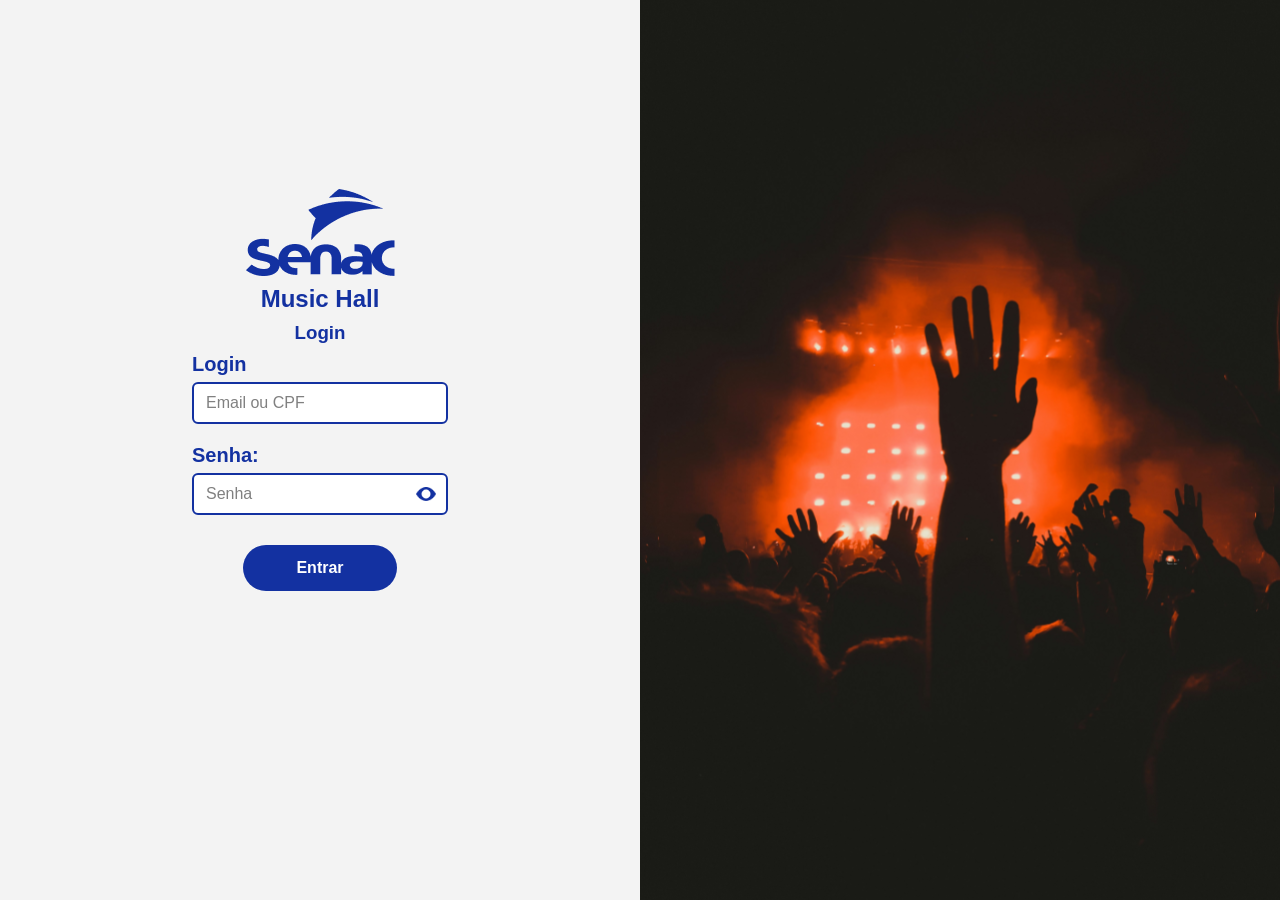
<file: login1/index.html>
<!DOCTYPE html>
<html lang="pt-br">
<head>
    <meta charset="UTF-8">
    <meta name="viewport" content="width=device-width, initial-scale=1.0">
    <title>senac music hall</title>
    <link rel="stylesheet" href="style.css">
</head>
<body>
    <main class="contaner_main">
        <div class="dir">
            <img class="bg-image" src="..//TelaLogin/samuel-regan-asante-J63ln0EZgtg-unsplash 1.svg" alt="">
        </div>
        <div class="esq">
            <form class="login" action="algo.php">
                <div class="header">
                    <img src="../TelaLogin/Senac azul.png" alt="Logo Senac Azul">
                    <h2>Music Hall</h2>
                    <h3>Login</h3>
                </div>
                <div class="formulario">
                    <div class="grupo-input">
                        <label for="login">Login</label>
                        <input type="email" id="Login" placeholder="Email ou CPF" required>
                    </div>
                    <div class="grupo-input">
                        <label for="senha">Senha:</label>
                        <div class="input-senha">
                            <input type="password" id="senha" placeholder="Senha" required>
                            <img src="../TelaLogin/Eye.png" alt="Mostrar senha" class="icone-olho">
                        </div>
                    </div>
                    <button type="submit" class="entrar">Entrar</button>
                </div>
            </form>
        
        </div>
    </main>
    
</body>
</html>
</file>
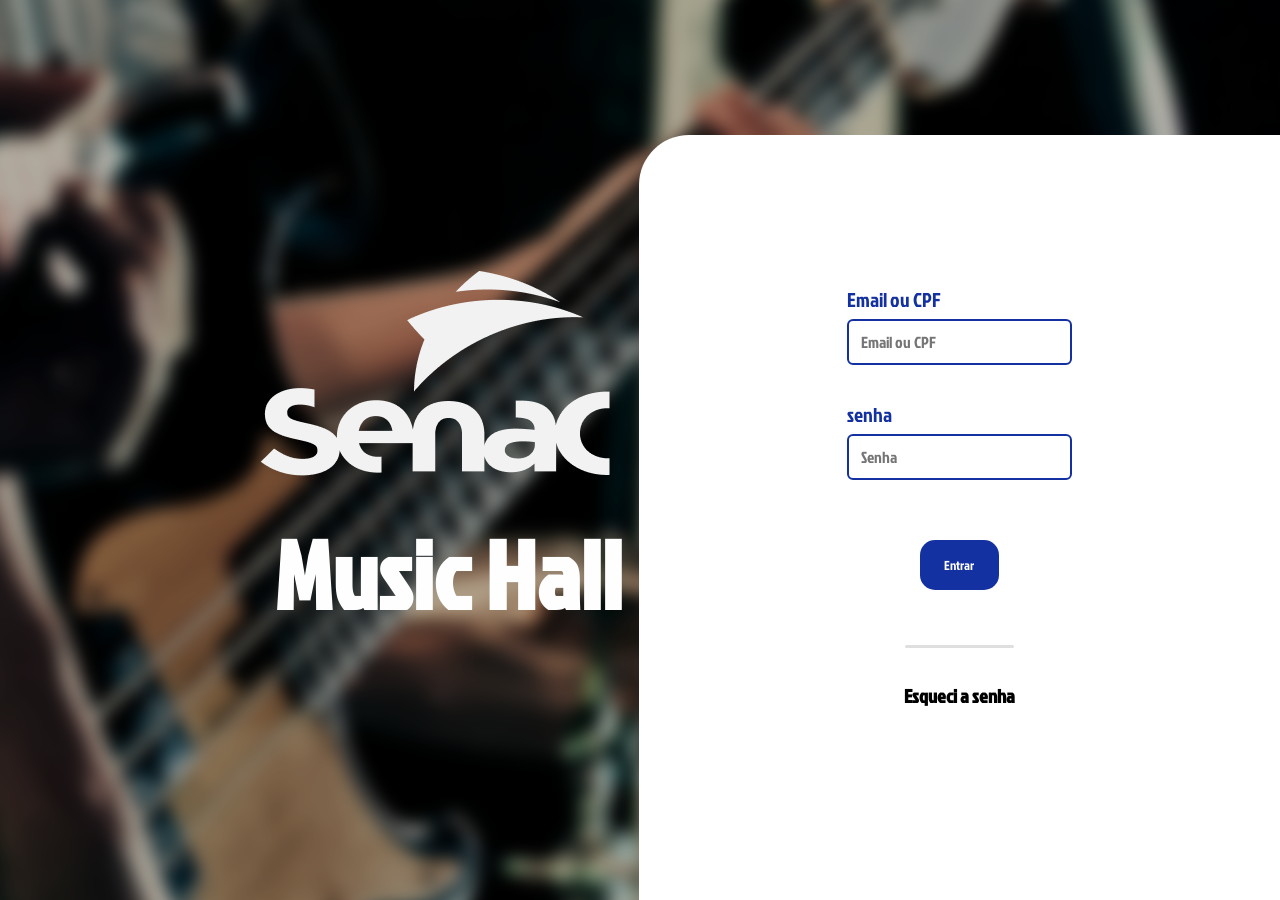
<file: login3/index.html>
<!DOCTYPE html>
<html lang="pt-br">
<head>
    <meta charset="UTF-8">
    <meta name="viewport" content="width=device-width, initial-scale=1.0">
    <title>Music</title>
    <link rel="stylesheet" href="style.css">
    <link rel="preconnect" href="https://fonts.googleapis.com">
    <link rel="preconnect" href="https://fonts.gstatic.com" crossorigin>
    <link href="https://fonts.googleapis.com/css2?family=Jockey+One&display=swap" rel="stylesheet">
</head>
<body>
    <main class="bg">
        <div class="container">
            <div class="logo">
                <img src="../TelaLogin/Senac branco.png" alt="Senac">
                <h2>Music Hall</h2>
            </div>
            <div class="login">
                <form class="formulario-container" >
                    <div class="grupo-input">
                        <label for="login">Email ou CPF</label>
                        <input type="email" id="login" placeholder="Email ou CPF" required>
                    </div>
                    <div class="grupo-input">
                        <label for="senha">senha</label>
                        <input type="password" id="senha" placeholder="Senha" required>
                    </div>
                    <button type="submit" class="entrar">Entrar</button>            

                    <div class="rodape">
                        <div class="linha"></div>
                        <h3>Esqueci a senha</h2>
                    </div>
                
                </form>
                
            </div>
        </div>        
    </main>
</body>
</html>
</file>
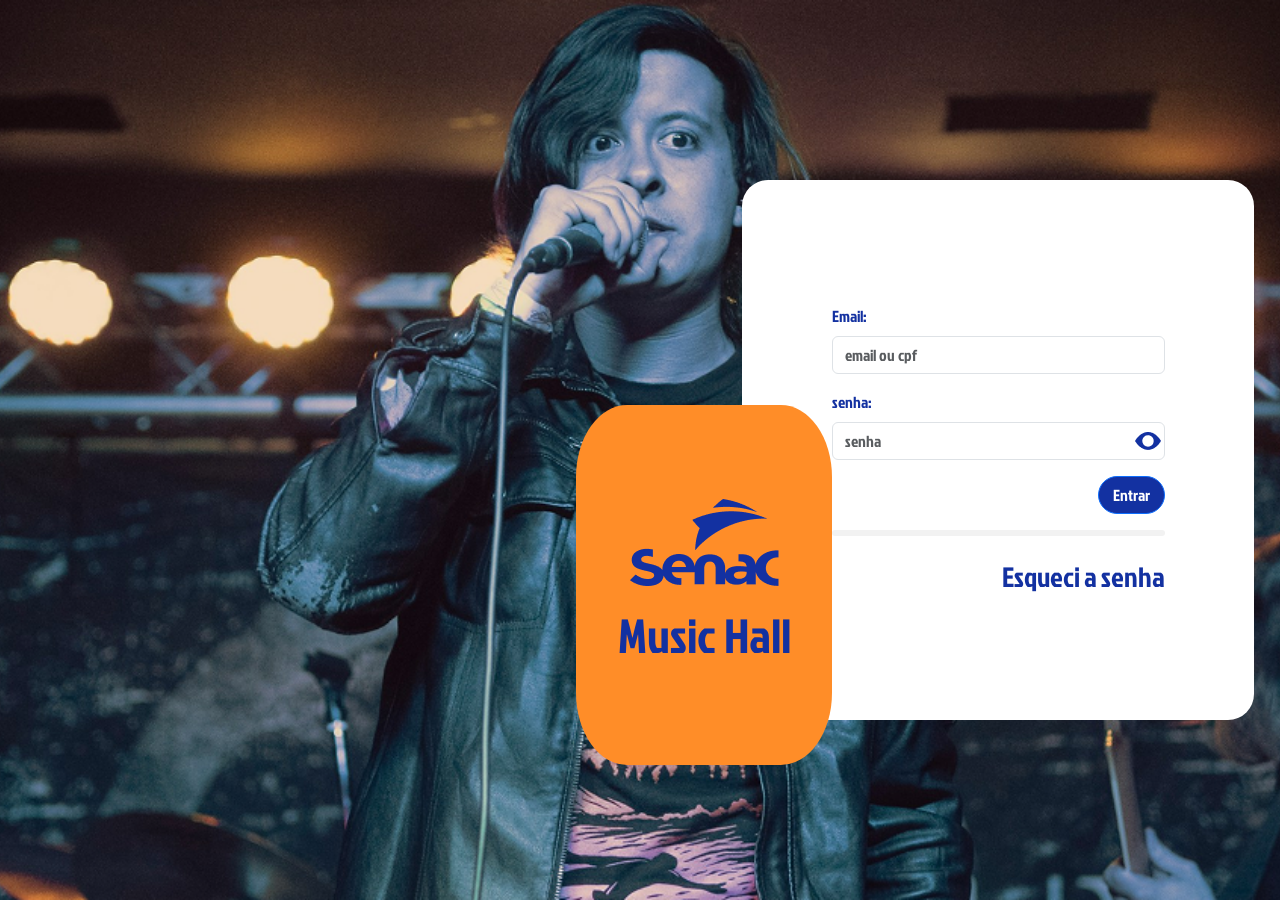
<file: login4/index.html>
<!DOCTYPE html>
<html lang="pt-br">
<head>
    <meta charset="UTF-8">
    <meta name="viewport" content="width=device-width, initial-scale=1.0">
    <link rel="stylesheet" href="style.css">
    <link href="https://cdn.jsdelivr.net/npm/bootstrap@5.3.8/dist/css/bootstrap.min.css" rel="stylesheet" integrity="sha384-sRIl4kxILFvY47J16cr9ZwB07vP4J8+LH7qKQnuqkuIAvNWLzeN8tE5YBujZqJLB" crossorigin="anonymous">
    <link rel="stylesheet" href="style.css">
    <link rel="preconnect" href="https://fonts.googleapis.com">
    <link rel="preconnect" href="https://fonts.gstatic.com" crossorigin>
    <link href="https://fonts.googleapis.com/css2?family=Jockey+One&display=swap" rel="stylesheet">
</head>
    <title>Document</title>
</head>
<body>
    <main class="fundo">
        <div class="login d-flex flex-column justify-content-center align-items-center">
           <form class="formulario d-flex flex-column " action="/action_page.php">
                <div class="mb-3 mt-3">
                    <label for="email" class="form-label">Email:</label>
                    <input type="email" class="form-control" id="email" placeholder="email ou cpf" name="email">
                </div>
                <div class="mb-3">
                    <div class="input senha">
                        <label for="senha" class="form-label">senha:</label>
                        <input type="password" class="form-control" id="senha" placeholder="senha" name="senha">
                        <img src="../TelaLogin/Eye.png" alt="">
                    </div>
                </div>
                <button type="submit" class="entrar rounded-pill btn btn-primary">Entrar</button>
                <div class="rodape mt-3 rounded-pill w-100"></div>                
                <h3 class="align-self-end mt-4">Esqueci a senha</h3>
            </form>
        </div>

        <div class="logo d-flex justify-content-center align-items-center flex-column">
            <img src="../TelaLogin/Senac azul.png" alt="Senac">
            <h3>Music Hall</h3>
        </div>
    </main>
    
</body>
</html>
</file>
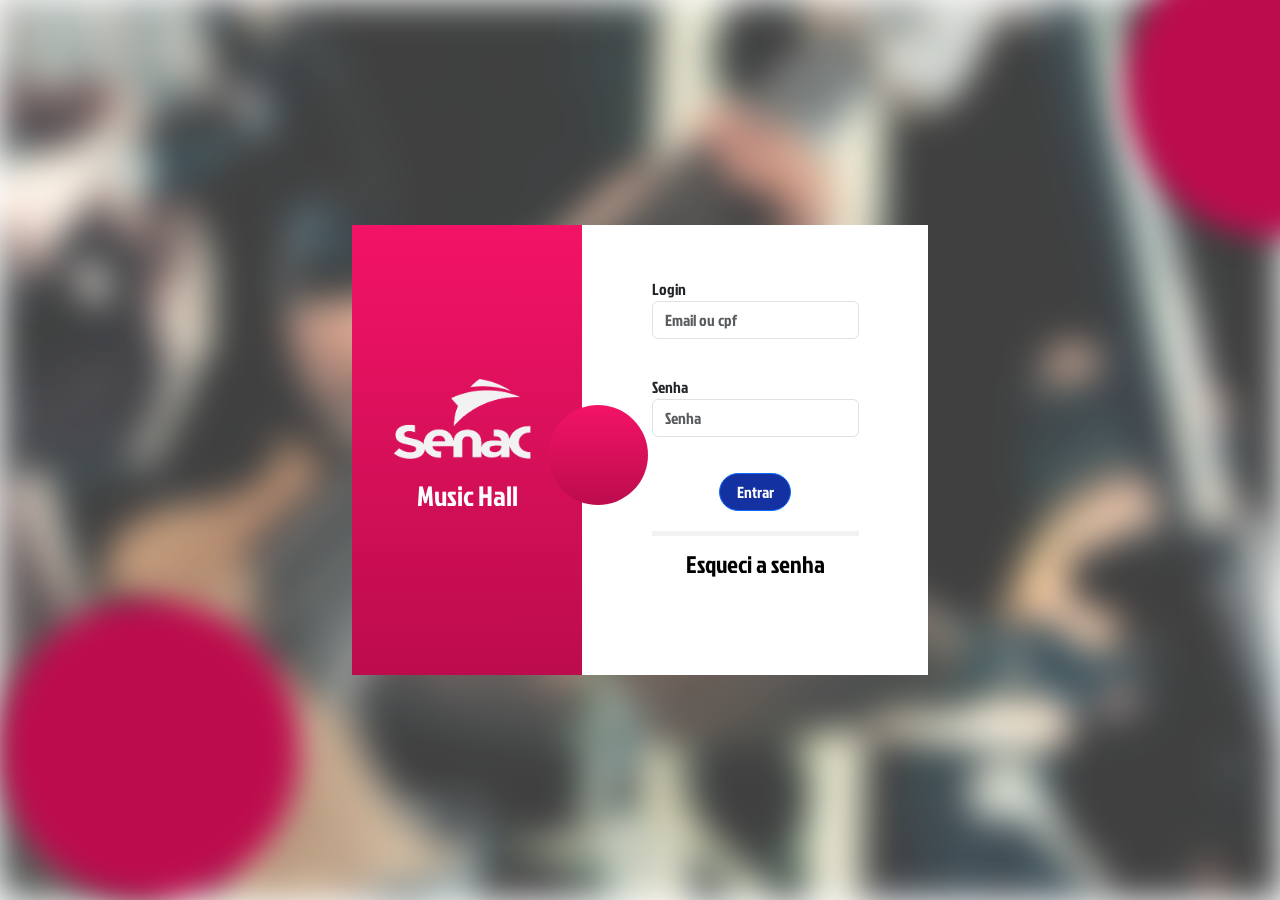
<file: login5/index.html>
<!DOCTYPE html>
<html lang="pt">
<head>
    <meta charset="UTF-8">
    <meta name="viewport" content="width=device-width, initial-scale=1.0">
    <link href="https://cdn.jsdelivr.net/npm/bootstrap@5.3.8/dist/css/bootstrap.min.css" rel="stylesheet" integrity="sha384-sRIl4kxILFvY47J16cr9ZwB07vP4J8+LH7qKQnuqkuIAvNWLzeN8tE5YBujZqJLB" crossorigin="anonymous">
    <link rel="stylesheet" href="style.css">
    <link rel="preconnect" href="https://fonts.googleapis.com">
    <link rel="preconnect" href="https://fonts.gstatic.com" crossorigin>
    <link href="https://fonts.googleapis.com/css2?family=Jockey+One&display=swap" rel="stylesheet">
    <title>Document</title>
</head>
<body>
    <main class="d-flex justify-content-center align-items-center">
    
    <img src="../TelaLogin/Fundo 3.png"  class="fundo max-vw-100 vh-100" alt="">
        <div class="circulo um"></div>
        <div class="circulo dois"></div>
        <div class="circulo tres"></div>
        <div class="circulo quatro"></div>
     <div class="login d-flex flex-row">
        <div class="bola position-absolute"></div>
        <div class="esq d-flex flex-column justify-content-center align-items-center">  
            <img src="../TelaLogin/Senac branco.png" alt="" class="logo">
            <h3>Music Hall</h3>
        </div>
        <div class="dir d-flex flex-column align-items-center justify-content-center ">
             <form class="formulario d-flex flex-column justify-content-start" >
                <div class="mb-3">
                    <label for="Login">Login</label>
                    <input type="email" class="form-control" id="Login" placeholder="Email ou cpf">
                </div>
                <div class="mb-3">
                    <label for="senha">Senha</label>
                    <input type="password" class="form-control" id="Senha" placeholder="Senha">
                </div>
                <div class="rodape d-flex flex-column align-items-center">
                    <button type="submit" class="entrar btn btn-primary rounded-pill">Entrar</button>
                    <div class="linha"></div>
                    <a href="#" class="esqueci">Esqueci a senha</a>
                </div>
                
             </form>
        </div>
    </div>
    </main>
</body>
</html>
</file>
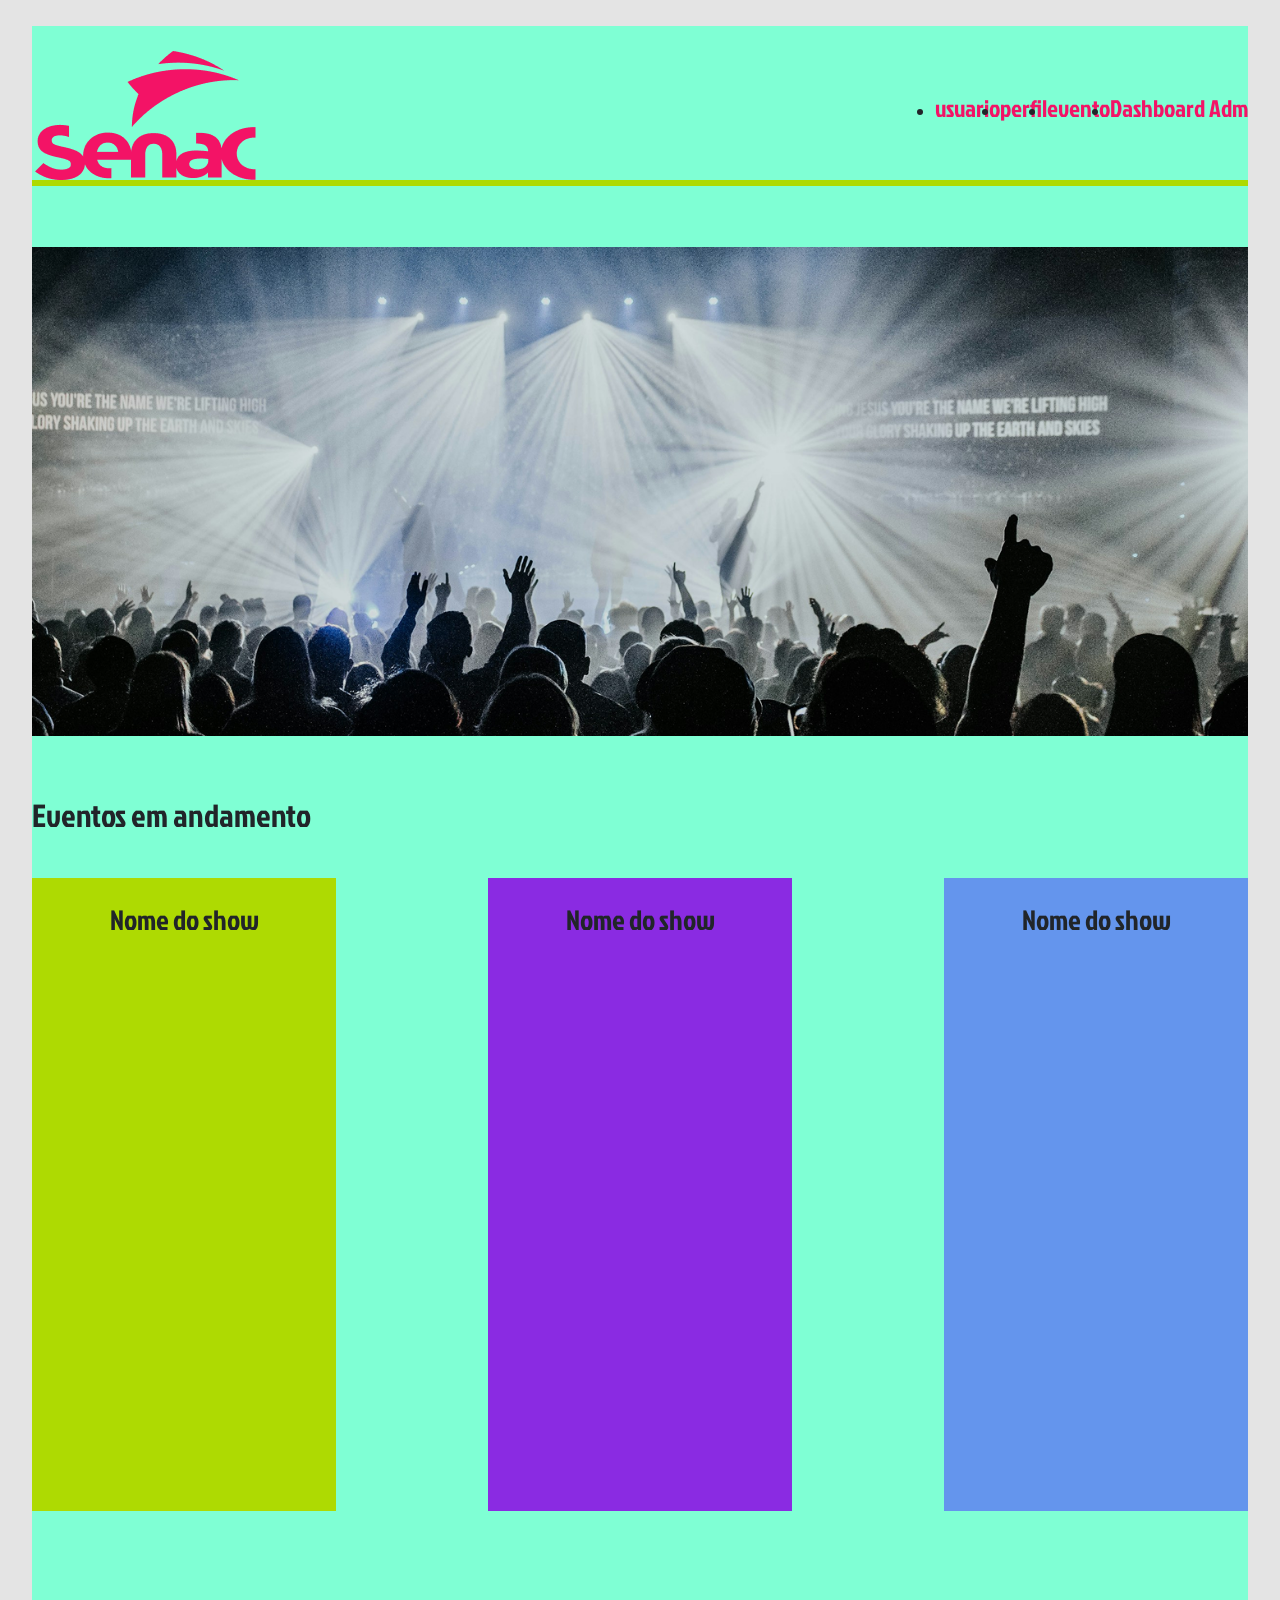
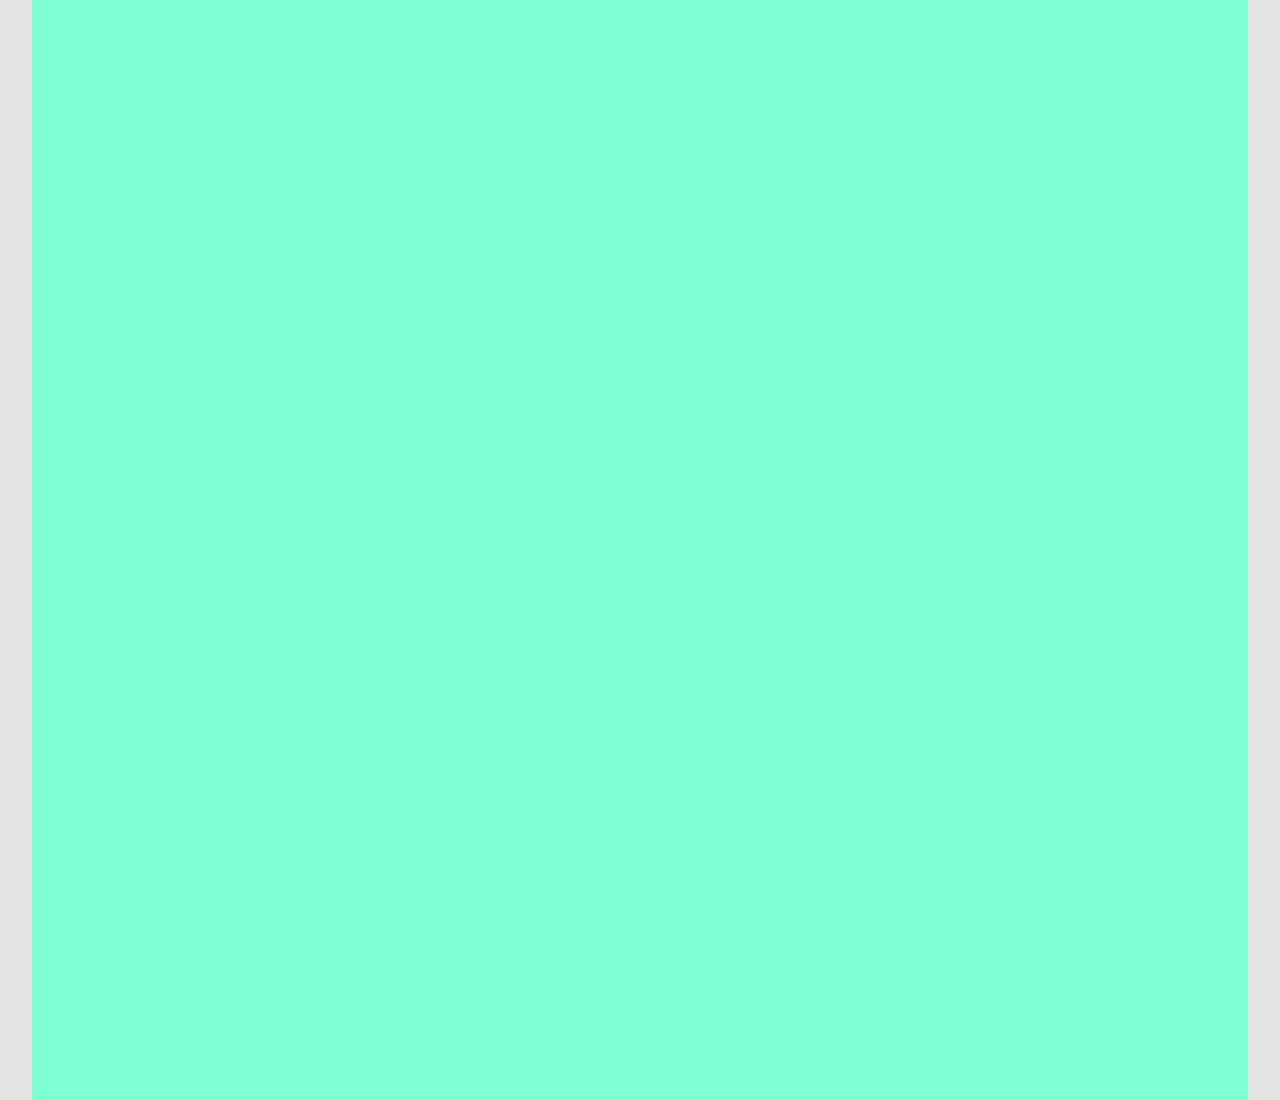
<file: landingPages/landing1/index.html>
<!DOCTYPE html>
<html lang="pt-br">
<head>
    <meta charset="UTF-8">
    <meta name="viewport" content="width=device-width, initial-scale=1.0">
    <link href="https://cdn.jsdelivr.net/npm/bootstrap@5.3.8/dist/css/bootstrap.min.css" rel="stylesheet" integrity="sha384-sRIl4kxILFvY47J16cr9ZwB07vP4J8+LH7qKQnuqkuIAvNWLzeN8tE5YBujZqJLB" crossorigin="anonymous">
    <link rel="stylesheet" href="style.css">
    <link rel="preconnect" href="https://fonts.googleapis.com">
    <link rel="preconnect" href="https://fonts.gstatic.com" crossorigin>
    <link href="https://fonts.googleapis.com/css2?family=Jockey+One&display=swap" rel="stylesheet">
    <title>landing01</title>
</head>
<body class="">    
    <div class="pai">
            <header>
                <nav class="navegação d-flex justify-content-between">
                    <div class="logo">
                        <img src="../../TelaLogin/senac 2.png" alt="">
                    </div>
                    <ul class="nav-links d-flex align-items-center">
                        <li><a href="#">usuario</a></li>
                        <li><a href="#">perfil</a></li>
                        <li><a href="#">evento</a></li>
                        <li><a href="#">Dashboard Adm</a></li>
                    </ul>
                </nav>
            </header>
            <main class="container-principal">
                <img src="../../TelaLogin/Fundo 1.png" alt="aplausos" class="aplauso">
                <div class="container-eventos">
                    <h2>Eventos em andamento</h2>
                        <div class="eventos justify-content-between">
                            <div class="evento um"><h3>Nome do show</h3></div>
                            <div class="evento dois"><h3>Nome do show</h3></div>
                            <div class="evento tres"><h3>Nome do show</h3></div>
                        </div>
                </div>
            </main>
    </div>
</body>
</html>
</file>
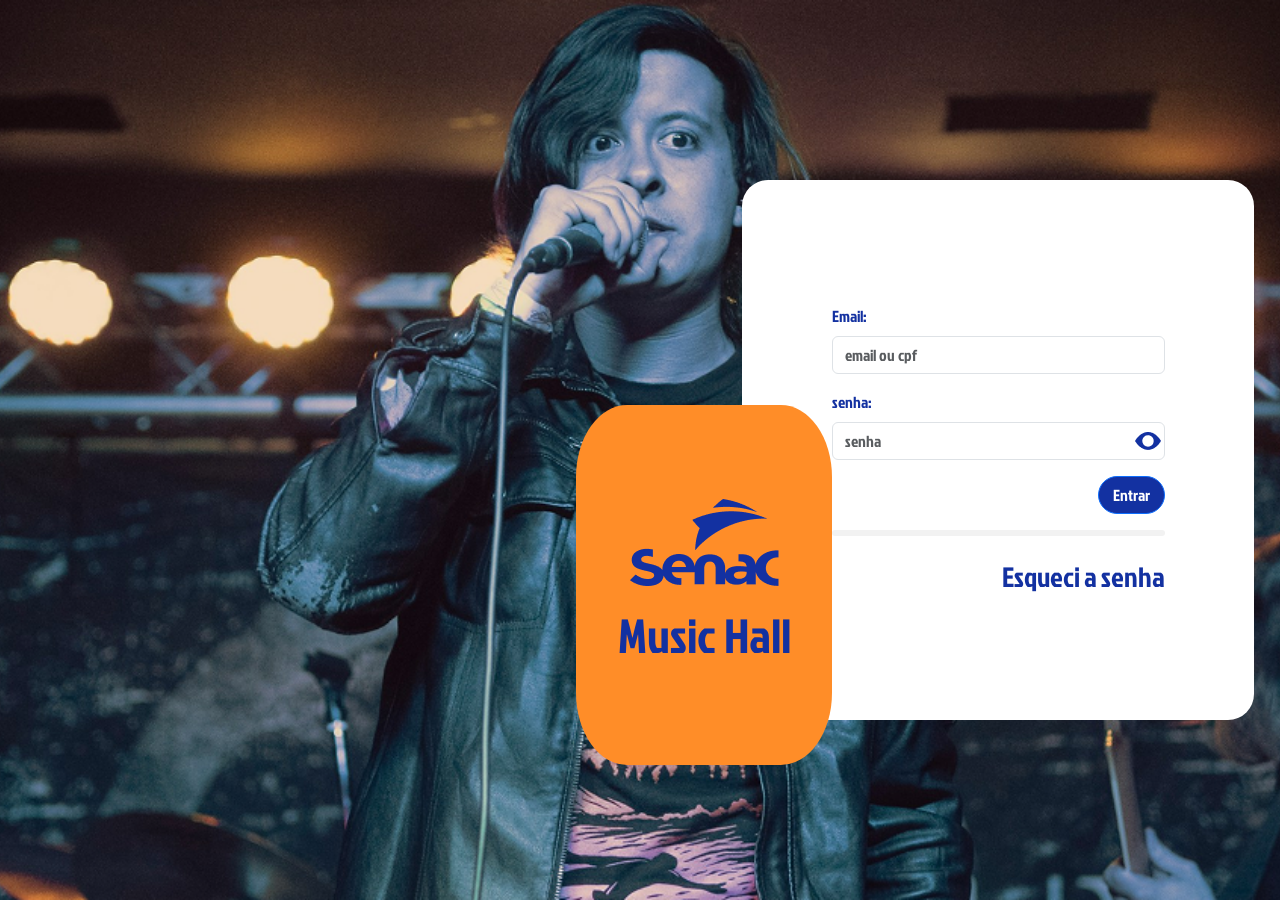
<file: logins/login4/index.html>
<!DOCTYPE html>
<html lang="pt-br">
<head>
    <meta charset="UTF-8">
    <meta name="viewport" content="width=device-width, initial-scale=1.0">
    <link rel="stylesheet" href="style.css">
    <link href="https://cdn.jsdelivr.net/npm/bootstrap@5.3.8/dist/css/bootstrap.min.css" rel="stylesheet" integrity="sha384-sRIl4kxILFvY47J16cr9ZwB07vP4J8+LH7qKQnuqkuIAvNWLzeN8tE5YBujZqJLB" crossorigin="anonymous">
    <link rel="stylesheet" href="style.css">
    <link rel="preconnect" href="https://fonts.googleapis.com">
    <link rel="preconnect" href="https://fonts.gstatic.com" crossorigin>
    <link href="https://fonts.googleapis.com/css2?family=Jockey+One&display=swap" rel="stylesheet">
</head>
    <title>Document</title>
</head>
<body>
    <main class="fundo">
        <div class="login d-flex flex-column justify-content-center align-items-center">
           <form class="formulario d-flex flex-column " action="/action_page.php">
                <div class="mb-3 mt-3">
                    <label for="email" class="form-label">Email:</label>
                    <input type="email" class="form-control" id="email" placeholder="email ou cpf" name="email">
                </div>
                <div class="mb-3">
                    <div class="input senha">
                        <label for="senha" class="form-label">senha:</label>
                        <input type="password" class="form-control" id="senha" placeholder="senha" name="senha">
                        <img src="../../TelaLogin/Eye.png" alt="">
                    </div>
                </div>
                <button type="submit" class="entrar rounded-pill btn btn-primary">Entrar</button>
                <div class="rodape mt-3 rounded-pill w-100"></div>                
                <h3 class="align-self-end mt-4">Esqueci a senha</h3>
            </form>
        </div>

        <div class="logo d-flex justify-content-center align-items-center flex-column">
            <img src="../../TelaLogin/Senac azul.png" alt="Senac">
            <h3>Music Hall</h3>
        </div>
    </main>
    
</body>
</html>
</file>
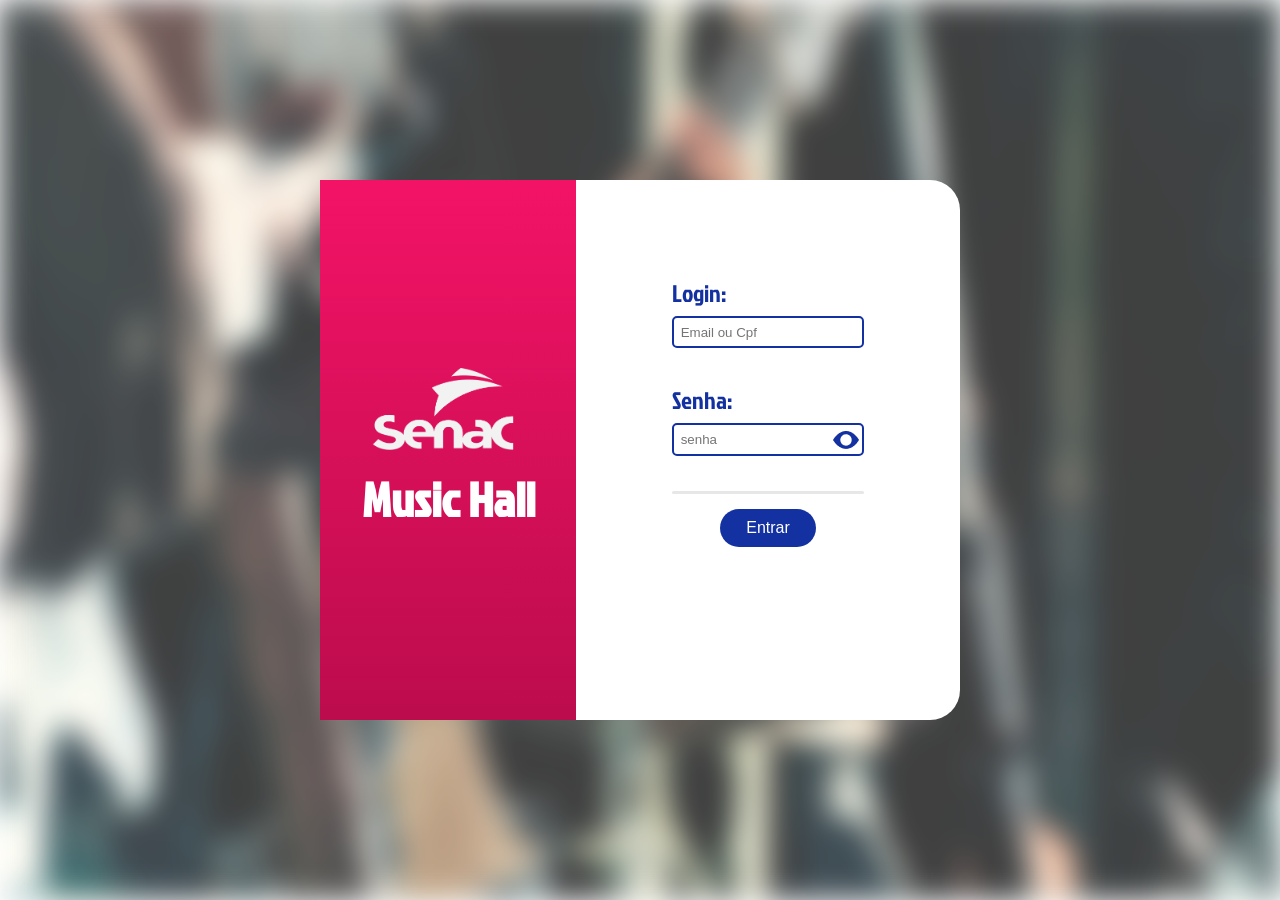
<file: logins/login5/index.html>
<!DOCTYPE html>
<html lang="pt">
<head>
    <meta charset="UTF-8">
    <meta name="viewport" content="width=device-width, initial-scale=1.0">
    <link rel="stylesheet" href="style.css">
    <link rel="preconnect" href="https://fonts.googleapis.com">
    <link rel="preconnect" href="https://fonts.gstatic.com" crossorigin>
    <link href="https://fonts.googleapis.com/css2?family=Jockey+One&display=swap" rel="stylesheet">
    <script src="senha.js" defer></script>
    <title>Document</title>
</head>
<body>
    <img src="../../TelaLogin/Fundo 3.png" alt="" class="fundo">
    <div class="login">
        <div class="esq">
            <img src="../../TelaLogin/Senac branco.png" alt="" class="logo">
            <h1>Music Hall</h1>
        </div>
        <div class="dir">
            <form action="" class="formulario">
                <div class="grupo-input">
                    <label for="email">Login:</label>
                    <input type="email" required placeholder="Email ou Cpf" id="email">
                </div>
                <div class="grupo-input">
                    <label for="senha">Senha:</label>
                    <div class="input-senha">
                        <input type="password" id="senha" required minlength="8" placeholder="senha">
                        <button type="button" class="olho" onclick="mostrar_senha()">
                            <img src="../../TelaLogin/Eye.png" alt="mostrar senha">
                        </button>
                    </div>
                </div>
                <div class="rodape">
                    <div class="linha"></div>
                    <button type="submit" class="entrar">Entrar</button>
                </div>
            </form>
        </div>
    </div>
</body>
</html>
</file>
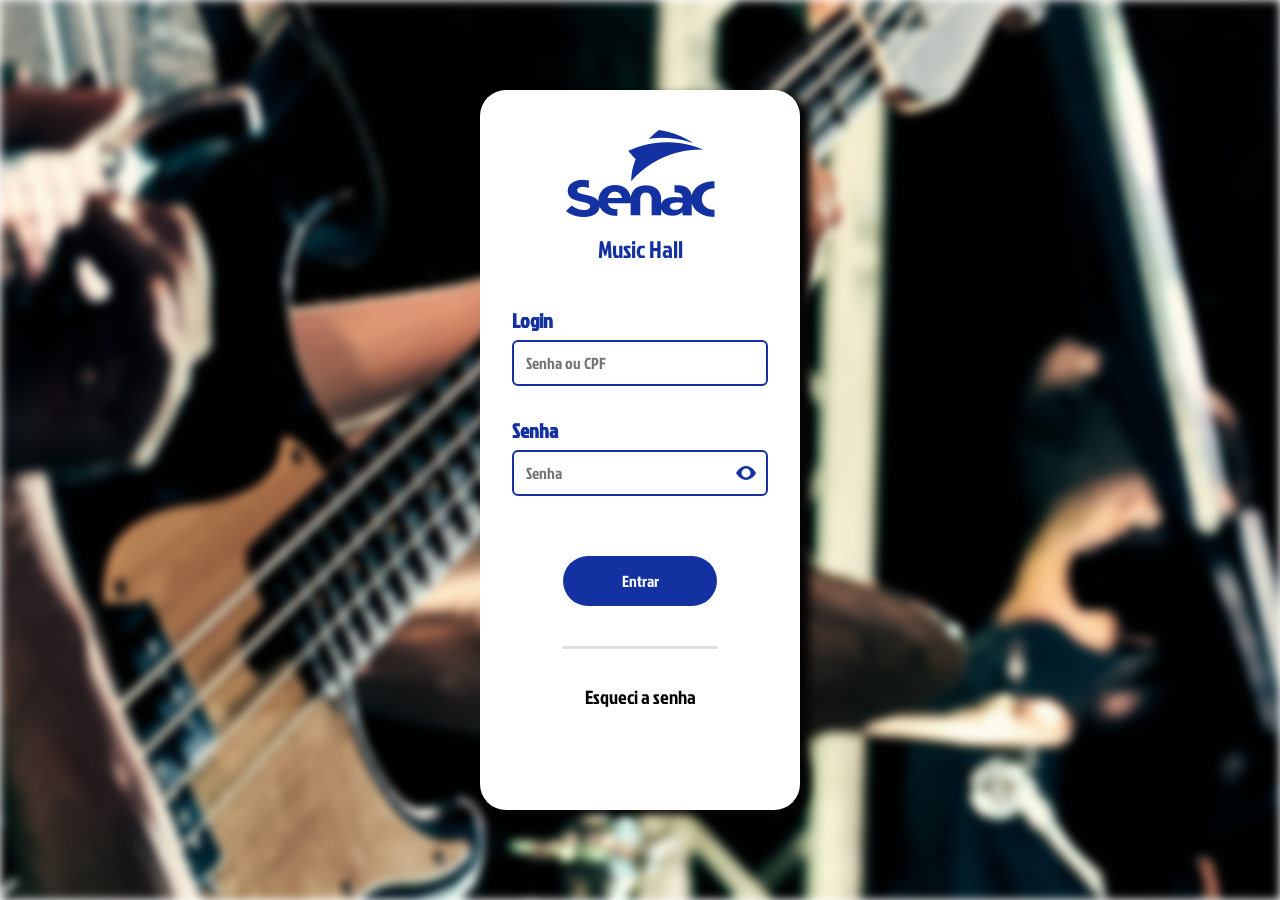
<file: login2/login2.html>
<!DOCTYPE html>
<html lang="pt-br">
<head>
    <meta charset="UTF-8">
    <meta name="viewport" content="width=device-width, initial-scale=1.0">
    <title>Music Hall</title>
    <link rel="stylesheet" href="style.css">
    <link rel="preconnect" href="https://fonts.googleapis.com">
    <link rel="preconnect" href="https://fonts.gstatic.com" crossorigin>
    <link href="https://fonts.googleapis.com/css2?family=Jockey+One&display=swap" rel="stylesheet">
</head>
<body>
    <div class="bg">
        <div class="formulario">
            <div class="header">
                <div class="logo">
                    <img src="../TelaLogin/Senac azul.png" alt="Senac">
                </div>
                <h2>Music Hall</h2>
            </div>
            <form class="formulario-container">
                <div class="grupo-input">
                    <label for="login">Login</label>
                    <input type="email"id="login" placeholder="Senha ou CPF" required>
                </div>

                <div class="grupo-input">
                    <label for="senha">Senha</label>
                    <div class="input-senha">
                        <input type="password" id="senha" placeholder="Senha">
                        <img src="../TelaLogin/Eye.png" alt="Mostrar senha" class="icone-olho">
                    </div>
                </div>
                    <button type="submit" class="entrar">Entrar</button>
            </form>
            <div class="rodape">
                <div class="linha"></div>
                <div class="esqueceu">
                    <h3>Esqueci a senha</h3>
                </div>
            </div>
        </div>
    </div>
   
</body>
</html>
</file>
<file: login1/style.css>
*{
    margin:0 ;
    padding: 0;
    box-sizing: border-box;
    font-family:'Franklin Gothic Medium', 'Arial Narrow', Arial, sans-serif;
    color: #1331A1;
}
img{
    display: block;
}


.contaner_main {
    display: flex;
    flex-direction: row-reverse;
    height: 100vh;
}
::-webkit-scrollbar{
    display: none;
}

.dir{
    width: 50vw;
    height: 100vh;
    right:0;
    background-repeat: no-repeat;
    background-size: cover;
    background-position: center;
    
}
.bg-image{
    width: 100%;
    height: 100vh;
    object-fit: cover;
}
.esq{
    display: flex;
    background-color: #f3f3f3; 
    width:50vw;
    justify-content: center;
    align-items: center;
}
.login{
    display: flex;
    flex-direction: column;
    align-items: center;
    height:60%;
    width:40%;
}
.header{
    display: flex;
    flex-direction: column;
    align-items: center;
    justify-content: space-evenly;
    width: 60%;
    height: 32%;
}
.formulario{
    display: flex;
    flex-direction: column;
    width: 100%;
    gap: 20px;
}
input::placeholder{
    color:grey
}
.grupo-input{
    display: flex;
    flex-direction: column;
    gap: 6px;
}

.grupo-input label{
    font-weight: bold;
    font-size: 1.25em;
}

.grupo-input input{
    padding: 10px 12px;
    border: 2px solid #1331A1;
    border-radius: 6px;
    font-size: 1rem;
    outline: none;
}

.input-senha{
    position: relative;
    display: flex;
    align-items: center;
}

.input-senha input{
    width: 100%;
    padding-right: 40px;
}

.icone-olho{
    position: absolute;
    right: 12px;
    width: 20px;
    cursor: pointer;
}
.entrar{
    background-color: #1331A1;
    color: #fff;
    border: none;
    padding: 14px;
    border-radius: 30px;
    font-size: 1rem;
    font-weight: bold;
    cursor: pointer;
    margin-top: 10px;
    align-self: center;
    width: 60%;
}
</file>
<file: login3/style.css>
*{
    padding: 0;
    margin: 0;
    box-sizing: border-box;
    font-family: "Jockey One", sans-serif;
}
body{
    background-color: black;
}

.bg{
    width: 100vw;
    height: 100vh;
    display: flex;
    position: relative;
    overflow: hidden;
    justify-content: flex-end;
    align-items: flex-end;
}
.bg::before{
    content: "";
    background-image: url(../TelaLogin/Fundo\ 3.png);
    background-position: center;
    background-repeat: no-repeat;
    background-size: cover;
    position: absolute;
    inset: 0;
    filter: blur(8px);
    transform: scale(1.05);
    opacity: 70%;
}
.container{
    z-index: 1;
    display: flex;
    justify-content: space-between;
    width: 80%;
    height: 85%;
}
.logo{
    font-size: 4em;
    gap: 30px;
    color:#FEFEFE;
    display: flex;
    flex-direction: column;
    align-items: center;
    justify-content: center;
    margin-bottom: 12%;
}
.login{
    display: flex;
    flex-direction: column;
    justify-content: center;
    align-items: center;
    width: 65%;
    background-color: white;
    border-top-left-radius: 50px;
}
.formulario-container{
    margin-top: 5%;
    gap:35px;
    width: 35%;
    height: 65%;
    display: flex;
    flex-direction: column;
    align-items: center;
}
.grupo-input{
    display: flex;
    flex-direction: column;
    width: 100%;
    gap:6px;
}
.grupo-input label{
    color: #1331A1;
    font-weight:500;
    font-size: 1.25em;
}
.grupo-input input{
    width: 100%;
    padding: 10px 12px;
    border: 2px solid #1331A1;
    border-radius: 6px;
    font-size: 1rem;
    outline: none;
}
.entrar{
    background-color: #1331A1;
    width: 35%;
    height: 10%;
    color: #fff;
    border-style: none;
    border-radius: 15px;
    margin-top: 25px;
}
.linha{
    width: 70%;
    height: 3px;
    background-color: #dfdfdf;
    border-radius: 15PX;
    margin-bottom: 20px;
}
.rodape{
    margin-top: 20px;
    display: flex;
    gap: 15px;
    width: 70%;
    flex-direction: column;
    align-items: center;
}
</file>
<file: login4/style.css>
* {
    padding: 0;
    margin: 0;
    box-sizing: border-box;
    font-family: 'jockey one';
}

.fundo {
    color: #1331A1;
    width: 100vw;
    height: 100vh;
    background-image: url(../TelaLogin/Fundo\ 2.png);
    background-position: center;
    background-repeat: no-repeat;
    background-size: cover;
}

.logo {
    position: relative;
    top: 45%;
    left: 45%;
    /* display: flex;
    flex-direction: column;
    align-items: center;
    justify-content: center; */
    gap: 20px;
    border-radius: 20%;
    height: 40%;
    width: 20%;
    background-color: #FF8D28;
}

.logo h3 {
    font-size: 3em;
}

.login {
    width: 40%;
    height: 60%;
    background-color: white;
    position: absolute;
    right: 2%;
    bottom: 20%;
    border-radius: 26px;
}

.formulario {
    width: 65%;
    height: 60%;

}

.grupo-input {

    display: flex;
    flex-direction: column;
    width: 100%;
    gap: 6px;
}

.entrar {
    align-self: flex-END;
    background-color: #1331A1;
    border-radius: 10%;
    width: 20%;
}

.rodape {
    height: 2%;
    background-color: #F2F2F2;
}

.senha {
    position: relative;
}

.input img {
    position: absolute;
    right: 1%;
    bottom: 15%
;

}
</file>
<file: login5/style.css>
*{
    margin: 0;
    padding:0 ;
    box-sizing: border-box;
    font-family: "Jockey One"
}
body{
    background-color: white;
    overflow: hidden;
}

main{
    position: relative;
    min-height: 100vh;
}

.fundo{
    display: block;
    object-fit: cover;
  height: 100vh;
  max-width: 100vw;
  filter: blur(18px);
  opacity: 75%;
}
.login{
position: absolute;
z-index: 1;
height: 50vh;
width: 45vw;
background-color: #ffffff;
}
.esq{
    width: 40%;
    height: 100%;
    background: linear-gradient( to bottom,#F31366, #BC0C4D);
    color: white;
    gap:20px;
}
.logo{
    max-width: 65%;
}
.dir{
    width: 60%;
    height: 100%;
}
.formulario{
    height: 100%;
    width: 60%;
    padding-top: 15%;
    gap:20px;
}
.entrar{
    background-color: #1331A1;
    width: 35%;
}
.rodape{
    height: 40%;
    gap: 10px;
}
.linha{
    width: 100%;
    height: 3%;
    background-color: #F2F2F2;
    margin-top: 10px;
}
.bola{
    width: 100px;
    height: 100px;
    border-radius: 50%;
    background-image: linear-gradient(to bottom, #F31366, #BC0C4D);
    position: absolute;
    top: 40%;
    left: 34%;
}
.esqueci{
    font-size: 1.5em;
    text-decoration: none;
    color: black;
}
.circulo{
    height:300px ;
    width:300px ;
    border-radius: 50%;
    filter:blur(15px) ;
    background-color: #BC0C4D;
    position: absolute;
}
.um{
    top: -7%;
    left: 88%;
}
.dois{
    bottom: 0;
    left: 0;
}
</file>
<file: landingPages/landing1/style.css>
*{
    padding: 0;
    margin: 0;
    box-sizing: border-box;
    font-family: 'Jockey One';
}
body{
    height: 300vh;
    width: 100vw;
    background-color: #E4E4E4;
    padding-top: 2%;
}
.pai{
    margin-right: auto;
    margin-left: auto;
    padding-top: 2%;
    width: 95%;
    height: 100%;
    background-color: aquamarine; 
}*/
.nav-links{
    list-style: none;
    gap: 15%;
    width:50%;   
}
.navegação{
    border-bottom: 6px solid #aeda02;
}
a{
    font-size: 1.5em;
    text-decoration: none;
    color:#F31366;
}
a:hover{
    color: brown;
}
.container-principal{
    display: flex;
    flex-direction: column;
    height:90%;
    width: 100%;
}
.aplauso{
    margin-top: 5%;
    margin-bottom: 5%;
}
.container-eventos{
    height: 30%;
    display: flex;
    flex-direction: column;
    gap:5%;
}
.eventos{
    width: 100%;
    height: 100%;
    display: flex;
}
.evento{
    padding-top: 2%;
    height: 100%;
    width: 25%;
    display: flex;
    flex-direction: column;
    align-items: center;

}
.info{
    display: flex;
    flex-direction: column;
    align-items: center;
    justify-content: space-between;
    
}
.um{
    background-color: #aeda02;
}
.dois{
    background-color: blueviolet;
}
.tres{
    background-color: cornflowerblue;
}
</file>
<file: logins/login4/style.css>
* {
    padding: 0;
    margin: 0;
    box-sizing: border-box;
    font-family: 'jockey one';
}

.fundo {
    color: #1331A1;
    width: 100vw;
    height: 100vh;
    background-image: url(../../TelaLogin/Fundo\ 2.png);
    background-position: center;
    background-repeat: no-repeat;
    background-size: cover;
}

.logo {
    position: relative;
    top: 45%;
    left: 45%;
    /* display: flex;
    flex-direction: column;
    align-items: center;
    justify-content: center; */
    gap: 20px;
    border-radius: 20%;
    height: 40%;
    width: 20%;
    background-color: #FF8D28;
}

.logo h3 {
    font-size: 3em;
}

.login {
    width: 40%;
    height: 60%;
    background-color: white;
    position: absolute;
    right: 2%;
    bottom: 20%;
    border-radius: 26px;
}

.formulario {
    width: 65%;
    height: 60%;

}

.grupo-input {

    display: flex;
    flex-direction: column;
    width: 100%;
    gap: 6px;
}

.entrar {
    align-self: flex-END;
    background-color: #1331A1;
    border-radius: 10%;
    width: 20%;
}

.rodape {
    height: 2%;
    background-color: #F2F2F2;
}

.senha {
    position: relative;
}

.input img {
    position: absolute;
    right: 1%;
    bottom: 15%
;

}
</file>
<file: logins/login5/style.css>
*{
     margin: 0;
   padding: 0;
    box-sizing: border-box;
}
body{
    display: flex;
    justify-content: center;
    align-items: center;
    position: relative;
    height: 100vh;
    background-color: white;
    font-family: "Jockey One", Arial, Helvetica, sans-serif;
}
.fundo{
    opacity: 75%;
    filter: blur(15px);
    position:absolute;
    z-index: -1;
    display: block;
    width: 100vw;
    height: 100vh;
}
.login{
    position: absolute;
    display: flex;
    height: 60%;
    width: 50%;
    z-index: 1;
}
.esq,.dir{
    height: 100%;
}

.esq{
    font-size: 1.5em;
    width: 40%;
    display: flex;
    flex-direction: column;
    align-items: center;
    justify-content: center;
    background-image: linear-gradient(to bottom, #F31366, #BC0C4D);
    color: white;
}
.logo{
    
    width: 60%;
    margin-bottom: 15px;
}
.dir{
    color: #1331A1;
    display: flex;
    flex-direction: column;
    justify-content: flex-start;
    align-items: center;
    width:60%;
    background-color: white;
    border-radius:0 30px 30px 0;
    padding-top: 15%
}

.formulario{
    display: flex;
    flex-direction: column;
    gap: 35px;
    width: 50%;
}
.grupo-input{
    display: flex;
    flex-direction: column;
    gap: 6px;
}
.input-senha{
    position: relative;
}
.olho{
    position: absolute;
    right:5px ;
    top:8px;
    background-color: transparent;
    border: none;
    cursor: pointer;
}
.grupo-input input{
    width: 100% ;
    border-radius: 5px;
    outline: none;
    padding: 0.5em;
    border: 2px solid #1331A1;
}
.grupo-input label{
    font-size: 1.5em;
}
.grupo-input input:user-valid{
    border: 2px solid green
}
.grupo-input input:user-invalid{
    border: 2px solid red
}
.rodape{
    display: flex;
    flex-direction: column;
    align-items: center;
    gap: 15px;
}
.linha{
    width: 100%;
    border-radius: 20px;
    height: 3px;
    background-color: #e7e7e7;
}
.entrar{
    width: 50%;
    color: white;
    font-size: 1em;
    padding: 10px;
    background-color: #1331A1;
    border-radius: 20px;
    outline: none;
    border:none;
}
.entrar:hover{
    background-color: #1379a1;
}
</file>
<file: login2/style.css>
*{
    margin:0 ;
    padding: 0;
    box-sizing: border-box;
    font-family: "Jockey One", sans-serif;
    font-weight: 400;
    color: #1331A1;
}

.bg{
    width: 100vw;
    height: 100vh;
    display:flex;
    flex-direction:column;
    justify-content: center;
    align-items: center;
    position: relative;
    overflow: hidden;
}
.bg::before{
    content: "";
    background-image: url(../TelaLogin/Fundo\ 3.png);
    background-position: center;
    background-repeat: no-repeat;
    background-size: cover;
    width: 100vw;
    height: 100vh;
    filter: blur(5px);
    position:absolute;
}
.formulario{
    width:25vw ;
    height:80%;
    background-color: white;
    border-radius: 26px;
    display: flex;
    flex-direction: column;
    align-items: center;
    box-shadow: 10px 5px 10px rgb(5, 5, 5);
    position: relative;
    
}
.header{
    display: flex;
    flex-direction: column;
    height: 30%;
    justify-content: flex-start;
    align-items: center;
    justify-content: center;
    gap:10px;
}
.formulario-container{
    display: flex;
    flex-direction: column;
    width: 80%;
    gap: 30px;
}
.grupo-input{
    display: flex;
    flex-direction: column;
    width: 100%;
    gap: 6px;
}
.grupo-input label{
    font-weight: bold;
    font-size: 1.25em;
}
.grupo-input input{
    width: 100%;
    padding: 10px 12px;
    border: 2px solid #1331A1;
    border-radius: 6px;
    font-size: 1rem;
    outline: none;
}

.input-senha{
    position: relative;
    display: flex;
    align-items: center;
}

.input-senha input{
    width: 100%;
}
.icone-olho{
    position: absolute;
    right: 12px;
    width: 20px;
    cursor: pointer;
}
.entrar{
    background-color: #1331A1;
    color: #fff;
    border: none;
    padding: 14px;
    border-radius: 30px;
    font-size: 1rem;
    font-weight: 400;
    cursor: pointer;
    margin-top: 30px;
    margin-bottom: 20px;
    align-self: center;
    width: 60%;
}
.linha{
    width: 70%;
    height: 3px;
    background-color: #dfdfdf;
    border-radius: 15PX;
    margin-bottom: 20px;
}
.esqueceu h3{
    color:black
}
.rodape{
    margin-top: 20px;
    display: flex;
    gap: 15px;
    width: 70%;
    flex-direction: column;
    align-items: center;
}
</file>
